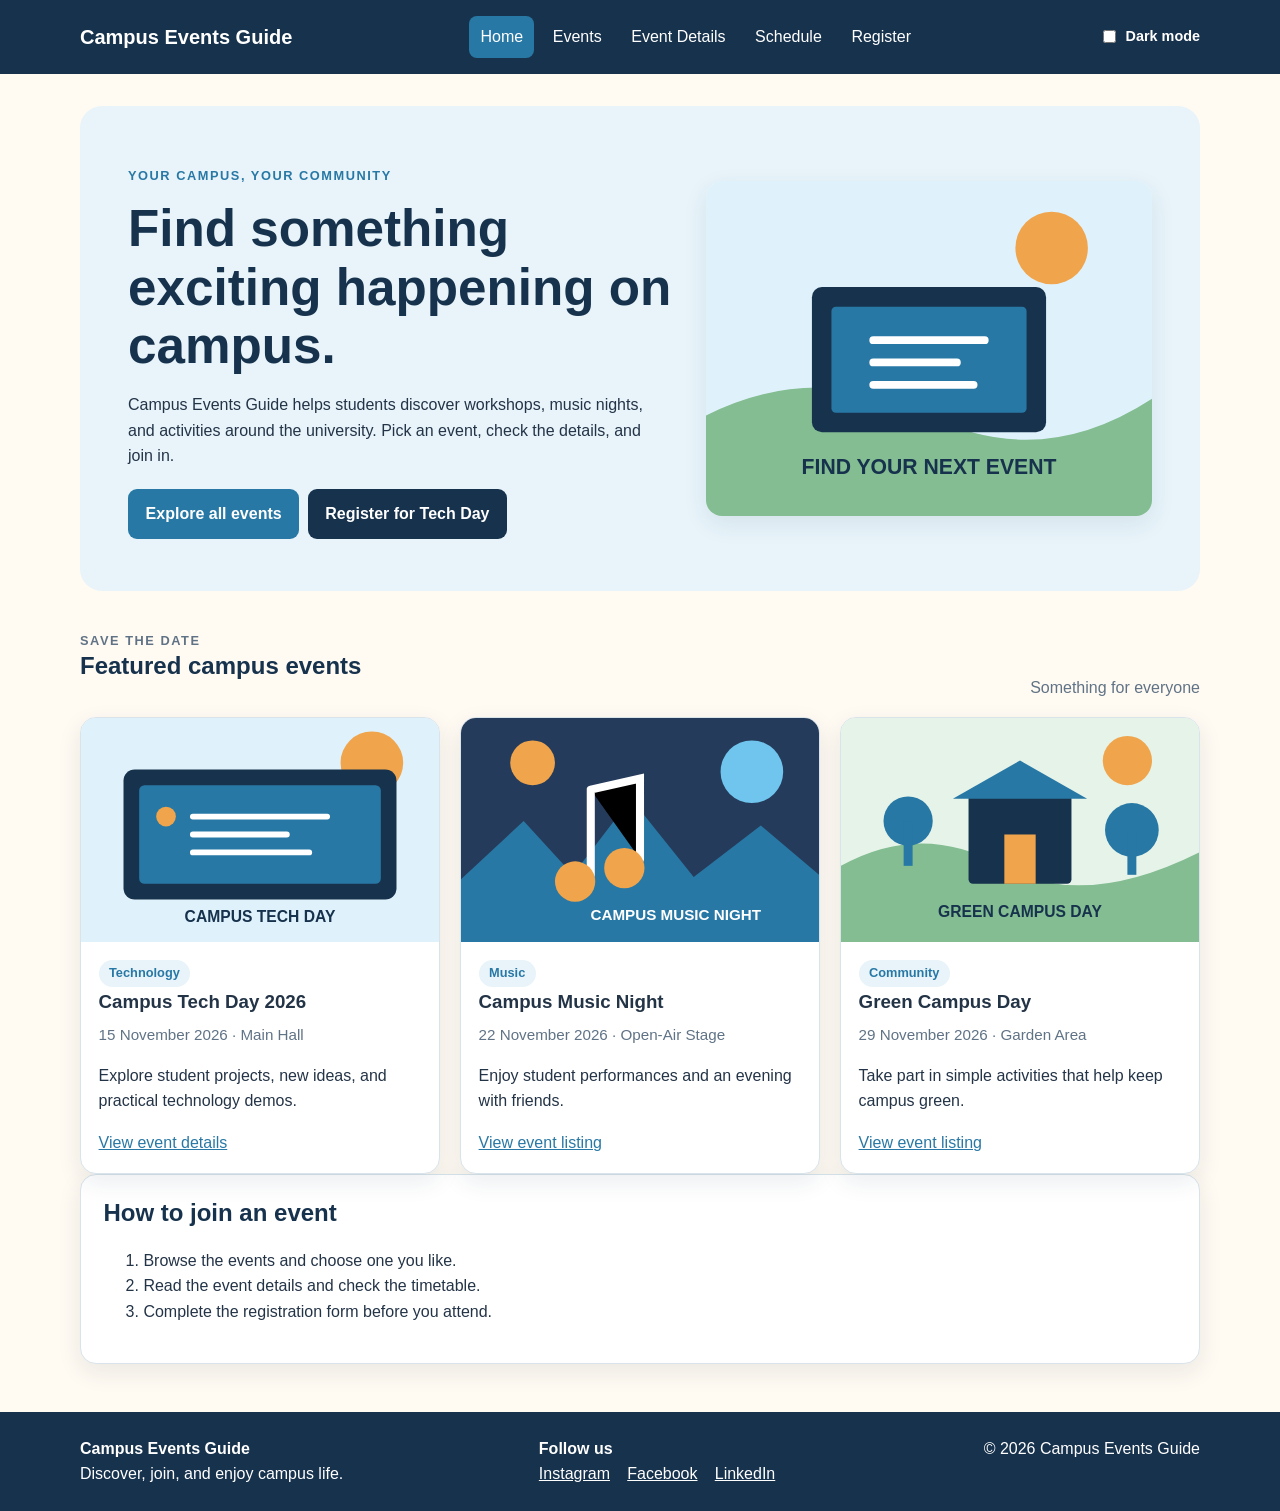
<file: campus_events_moaz/index.html>
<!DOCTYPE html>
<html lang="en">
<head>
  <meta charset="UTF-8">
  <meta name="viewport" content="width=device-width, initial-scale=1.0">
  <title>Home | Campus Events Guide</title>
  <link rel="stylesheet" href="style.css">
</head>
<body>
<header class="site-header">
  <div class="header-inner">
    <a class="brand" href="index.html">Campus Events Guide</a>
    <nav aria-label="Main navigation">
      <ul>
        <li><a href="index.html" aria-current="page">Home</a></li>
        <li><a href="events.html" >Events</a></li>
        <li><a href="event-details.html" >Event Details</a></li>
        <li><a href="schedule.html" >Schedule</a></li>
        <li><a href="registration.html" >Register</a></li>
      </ul>
    </nav>
    <label class="theme-control" for="dark-mode"><input id="dark-mode" type="checkbox"> Dark mode</label>
  </div>
</header>
<main>

<section class="hero">
  <div>
    <p class="eyebrow">Your campus, your community</p>
    <h1>Find something exciting happening on campus.</h1>
    <p>Campus Events Guide helps students discover workshops, music nights, and activities around the university. Pick an event, check the details, and join in.</p>
    <a class="button" href="events.html">Explore all events</a>
    <a class="button secondary" href="registration.html">Register for Tech Day</a>
  </div>
  <img src="assets/images/welcome.svg" alt="Illustration of a campus event displayed on a screen">
</section>
<div class="section-heading"><div><p class="eyebrow">Save the date</p><h2>Featured campus events</h2></div><p>Something for everyone</p></div>
<section class="card-grid" aria-label="Featured events">
  <article class="event-card">
    <img src="assets/images/tech-day.svg" alt="Illustrated poster for Campus Tech Day">
    <div class="card-body"><span class="tag">Technology</span><h3>Campus Tech Day 2026</h3><p class="event-meta">15 November 2026 · Main Hall</p><p>Explore student projects, new ideas, and practical technology demos.</p><a href="event-details.html">View event details</a></div>
  </article>
  <article class="event-card">
    <img src="assets/images/music-night.svg" alt="Illustrated poster for Campus Music Night">
    <div class="card-body"><span class="tag">Music</span><h3>Campus Music Night</h3><p class="event-meta">22 November 2026 · Open-Air Stage</p><p>Enjoy student performances and an evening with friends.</p><a href="events.html">View event listing</a></div>
  </article>
  <article class="event-card">
    <img src="assets/images/green-campus.svg" alt="Illustrated poster for Green Campus Day">
    <div class="card-body"><span class="tag">Community</span><h3>Green Campus Day</h3><p class="event-meta">29 November 2026 · Garden Area</p><p>Take part in simple activities that help keep campus green.</p><a href="events.html">View event listing</a></div>
  </article>
</section>
<section class="panel">
  <h2>How to join an event</h2>
  <ol>
    <li>Browse the events and choose one you like.</li>
    <li>Read the event details and check the timetable.</li>
    <li>Complete the registration form before you attend.</li>
  </ol>
</section>

</main>
<footer class="site-footer">
  <div class="footer-inner">
    <div><strong>Campus Events Guide</strong><br><span>Discover, join, and enjoy campus life.</span></div>
    <div><strong>Follow us</strong><br>
      <a href="https://www.instagram.com/" target="_blank" rel="noopener">Instagram</a>
      <a href="https://www.facebook.com/" target="_blank" rel="noopener">Facebook</a>
      <a href="https://www.linkedin.com/" target="_blank" rel="noopener">LinkedIn</a>
    </div>
    <div>© 2026 Campus Events Guide</div>
  </div>
</footer>
</body>
</html>
</file>
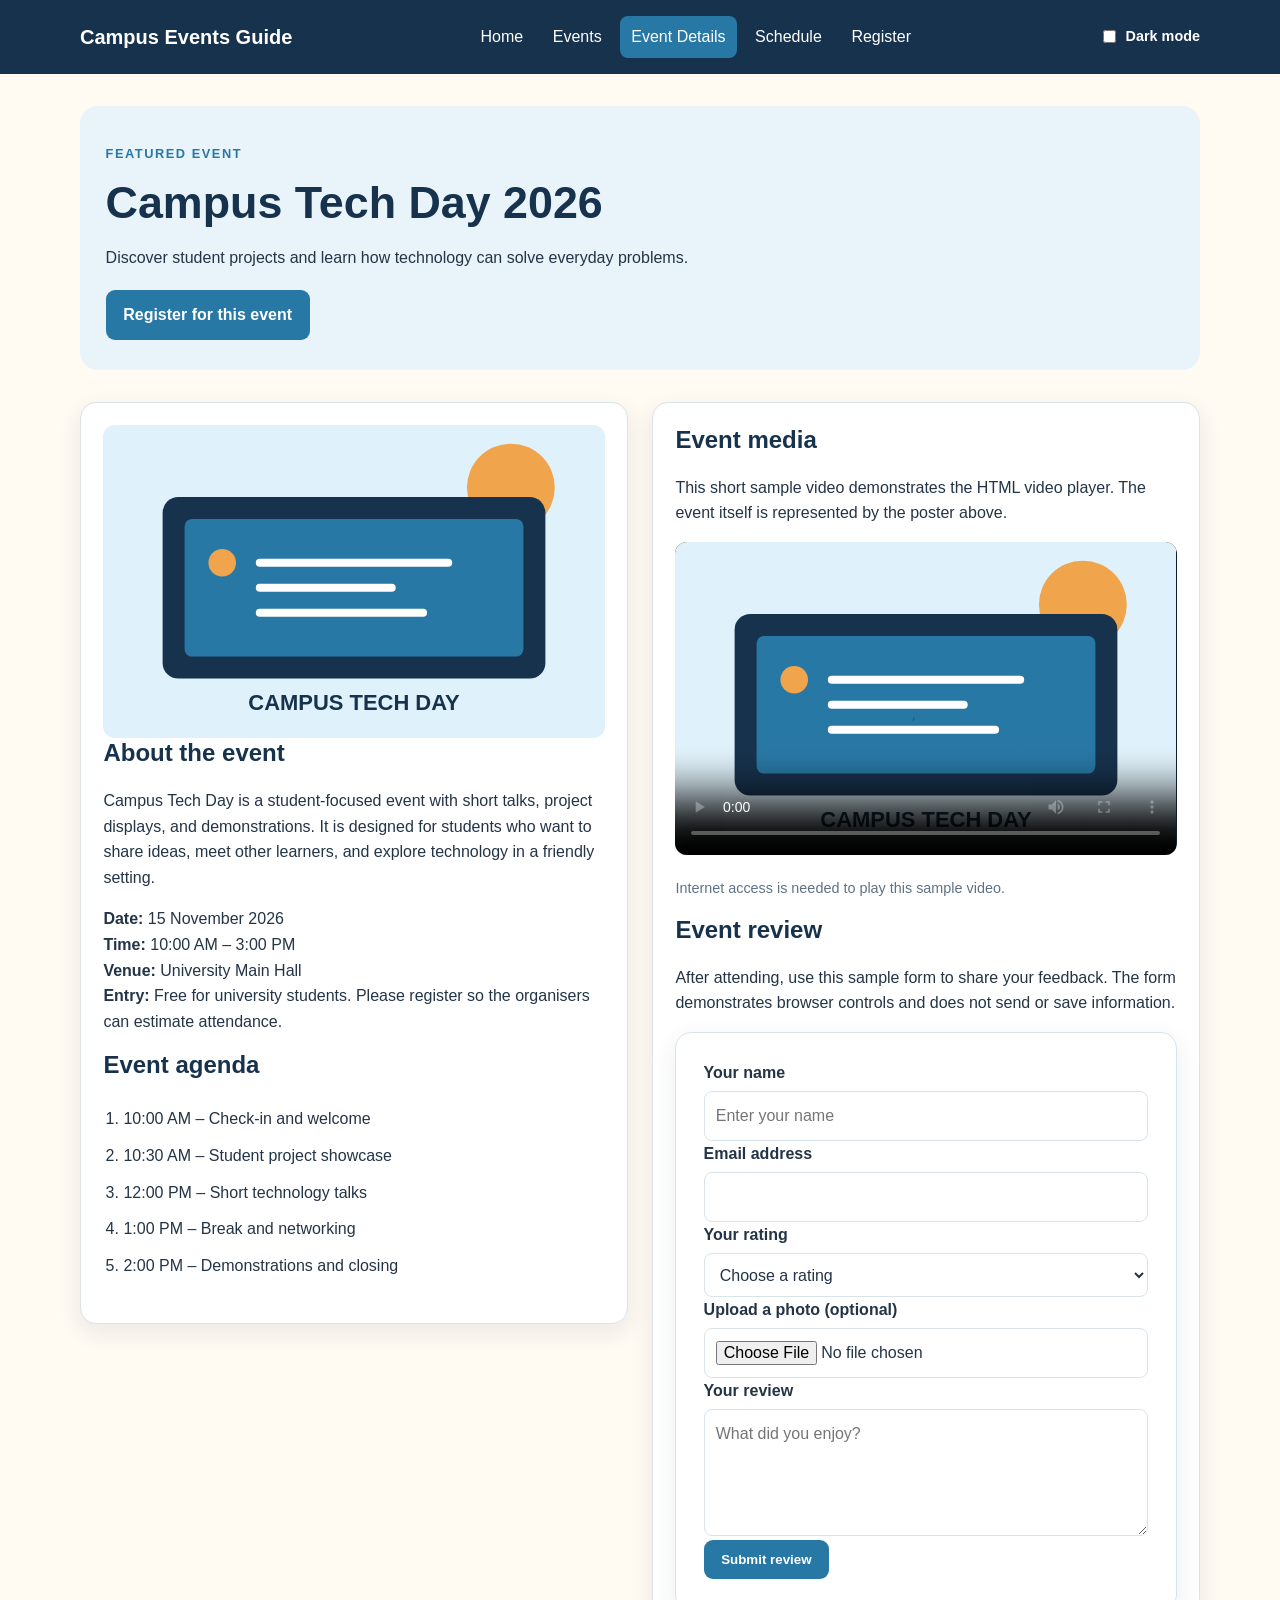
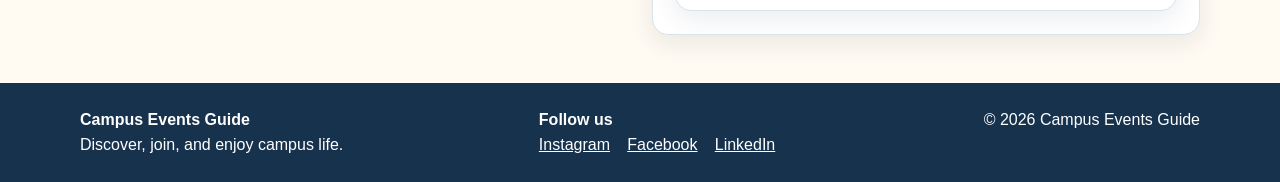
<file: campus_events_moaz/event-details.html>
<!DOCTYPE html>
<html lang="en">
<head>
  <meta charset="UTF-8">
  <meta name="viewport" content="width=device-width, initial-scale=1.0">
  <title>Event Details | Campus Events Guide</title>
  <link rel="stylesheet" href="style.css">
</head>
<body>
<header class="site-header">
  <div class="header-inner">
    <a class="brand" href="index.html">Campus Events Guide</a>
    <nav aria-label="Main navigation">
      <ul>
        <li><a href="index.html" >Home</a></li>
        <li><a href="events.html" >Events</a></li>
        <li><a href="event-details.html" aria-current="page">Event Details</a></li>
        <li><a href="schedule.html" >Schedule</a></li>
        <li><a href="registration.html" >Register</a></li>
      </ul>
    </nav>
    <label class="theme-control" for="dark-mode"><input id="dark-mode" type="checkbox"> Dark mode</label>
  </div>
</header>
<main>

<section class="page-intro"><p class="eyebrow">Featured event</p><h1>Campus Tech Day 2026</h1><p>Discover student projects and learn how technology can solve everyday problems.</p><a class="button" href="registration.html">Register for this event</a></section>
<section class="two-column">
  <article class="panel">
    <img class="detail-poster" src="assets/images/tech-day.svg" alt="Campus Tech Day poster with a technology screen illustration">
    <h2>About the event</h2>
    <p>Campus Tech Day is a student-focused event with short talks, project displays, and demonstrations. It is designed for students who want to share ideas, meet other learners, and explore technology in a friendly setting.</p>
    <p><strong>Date:</strong> 15 November 2026<br><strong>Time:</strong> 10:00 AM – 3:00 PM<br><strong>Venue:</strong> University Main Hall<br><strong>Entry:</strong> Free for university students. Please register so the organisers can estimate attendance.</p>
    <h2>Event agenda</h2>
    <ol class="agenda">
      <li>10:00 AM – Check-in and welcome</li>
      <li>10:30 AM – Student project showcase</li>
      <li>12:00 PM – Short technology talks</li>
      <li>1:00 PM – Break and networking</li>
      <li>2:00 PM – Demonstrations and closing</li>
    </ol>
  </article>
  <aside class="panel">
    <h2>Event media</h2>
    <p>This short sample video demonstrates the HTML video player. The event itself is represented by the poster above.</p>
    <video class="media-box" controls width="640" poster="assets/images/tech-day.svg">
      <source src="https://interactive-examples.mdn.mozilla.net/media/cc0-videos/flower.mp4" type="video/mp4">
      Your browser does not support the video element.
    </video>
    <p class="small">Internet access is needed to play this sample video.</p>
    <h2>Event review</h2>
    <p>After attending, use this sample form to share your feedback. The form demonstrates browser controls and does not send or save information.</p>
    <form class="form-card" action="#" method="get">
      <div class="form-field"><label for="review-name">Your name</label><input id="review-name" name="review-name" type="text" required maxlength="50" placeholder="Enter your name"></div>
      <div class="form-field"><label for="review-email">Email address</label><input id="review-email" name="review-email" type="email" required></div>
      <div class="form-field"><label for="rating">Your rating</label><select id="rating" name="rating" required><option value="">Choose a rating</option><option>Excellent</option><option>Good</option><option>Okay</option><option>Needs improvement</option></select></div>
      <div class="form-field"><label for="review-file">Upload a photo (optional)</label><input id="review-file" name="review-file" type="file" accept="image/*"></div>
      <div class="form-field"><label for="review-message">Your review</label><textarea id="review-message" name="review-message" rows="4" maxlength="400" required placeholder="What did you enjoy?"></textarea></div>
      <button class="button" type="submit">Submit review</button>
    </form>
  </aside>
</section>

</main>
<footer class="site-footer">
  <div class="footer-inner">
    <div><strong>Campus Events Guide</strong><br><span>Discover, join, and enjoy campus life.</span></div>
    <div><strong>Follow us</strong><br>
      <a href="https://www.instagram.com/" target="_blank" rel="noopener">Instagram</a>
      <a href="https://www.facebook.com/" target="_blank" rel="noopener">Facebook</a>
      <a href="https://www.linkedin.com/" target="_blank" rel="noopener">LinkedIn</a>
    </div>
    <div>© 2026 Campus Events Guide</div>
  </div>
</footer>
</body>
</html>
</file>
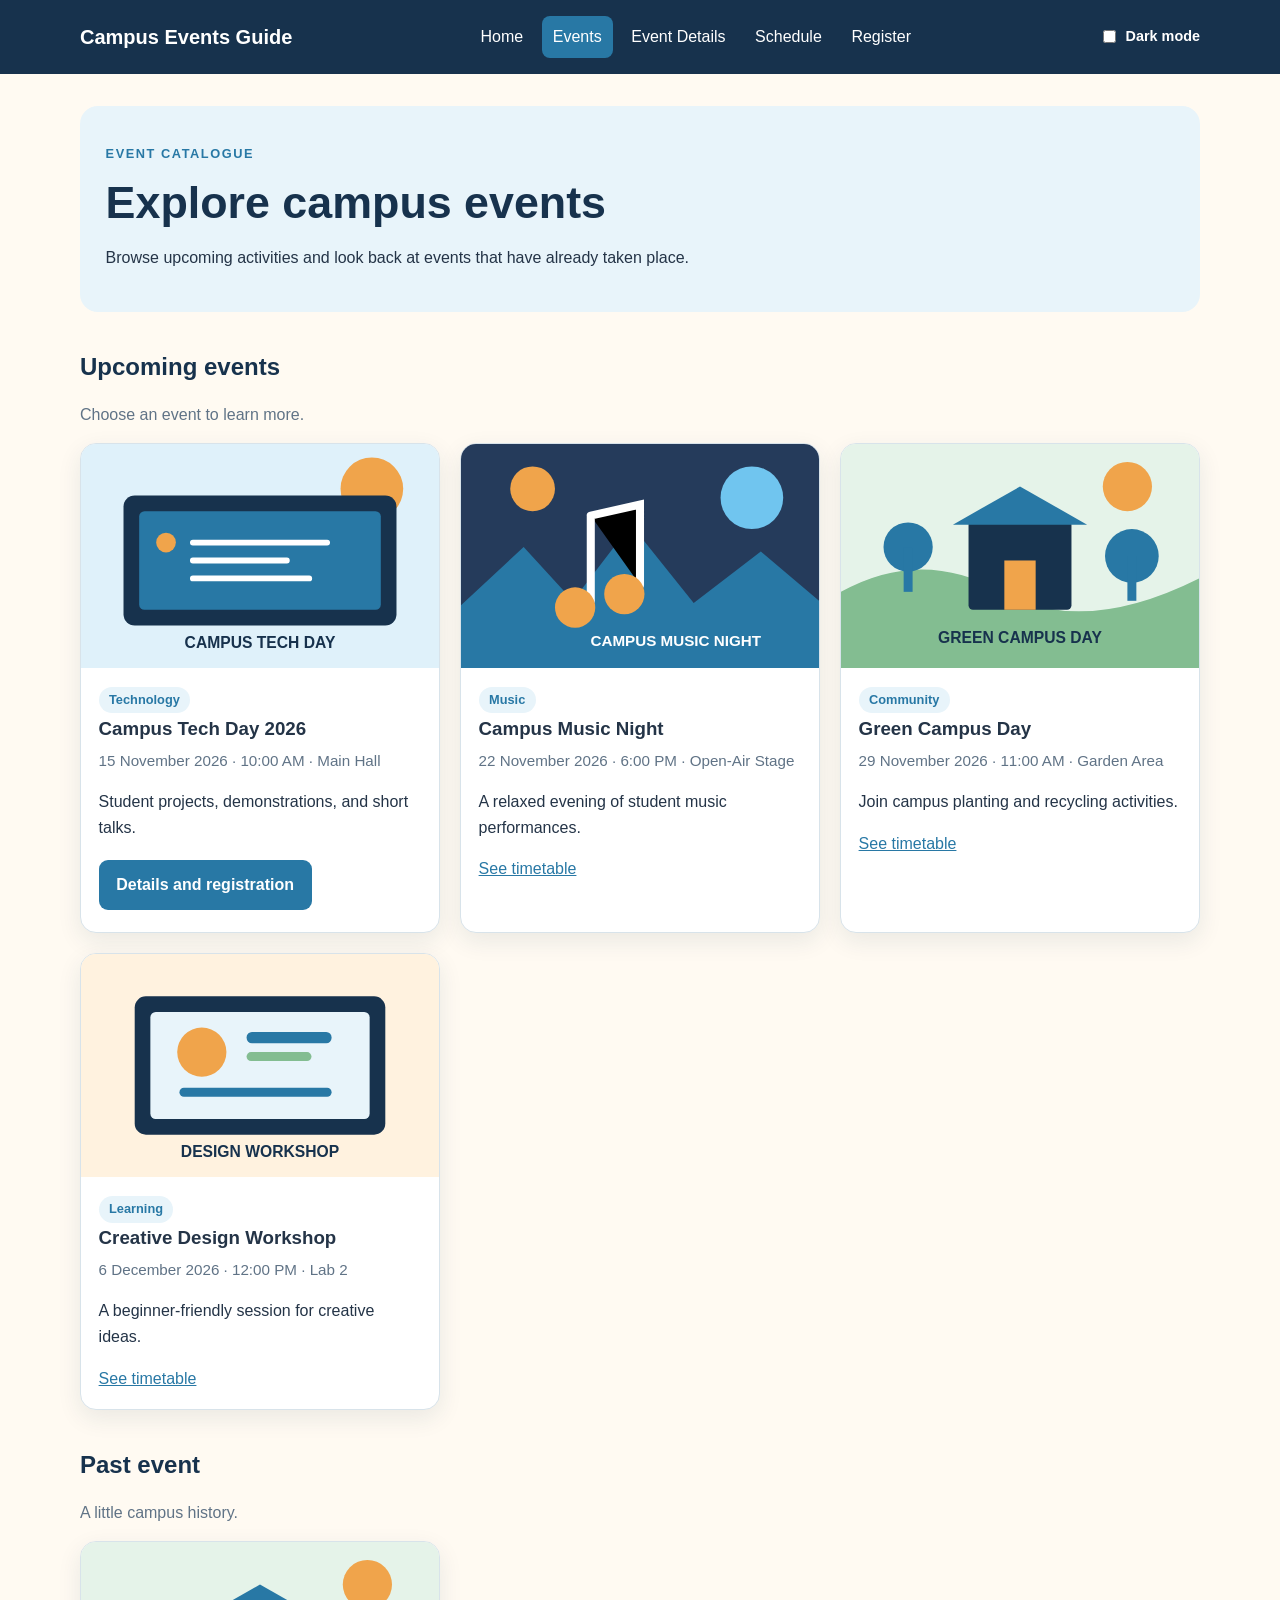
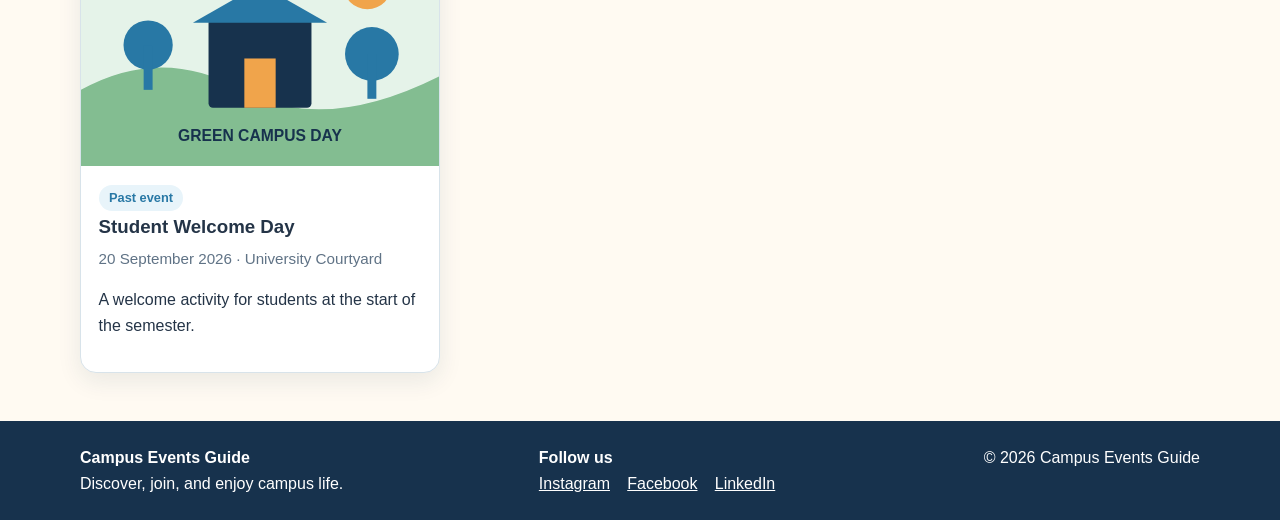
<file: campus_events_moaz/events.html>
<!DOCTYPE html>
<html lang="en">
<head>
  <meta charset="UTF-8">
  <meta name="viewport" content="width=device-width, initial-scale=1.0">
  <title>Events | Campus Events Guide</title>
  <link rel="stylesheet" href="style.css">
</head>
<body>
<header class="site-header">
  <div class="header-inner">
    <a class="brand" href="index.html">Campus Events Guide</a>
    <nav aria-label="Main navigation">
      <ul>
        <li><a href="index.html" >Home</a></li>
        <li><a href="events.html" aria-current="page">Events</a></li>
        <li><a href="event-details.html" >Event Details</a></li>
        <li><a href="schedule.html" >Schedule</a></li>
        <li><a href="registration.html" >Register</a></li>
      </ul>
    </nav>
    <label class="theme-control" for="dark-mode"><input id="dark-mode" type="checkbox"> Dark mode</label>
  </div>
</header>
<main>

<section class="page-intro"><p class="eyebrow">Event catalogue</p><h1>Explore campus events</h1><p>Browse upcoming activities and look back at events that have already taken place.</p></section>
<div class="section-heading"><div><h2>Upcoming events</h2><p>Choose an event to learn more.</p></div></div>
<section class="card-grid">
  <article class="event-card"><img src="assets/images/tech-day.svg" alt="Campus Tech Day event poster"><div class="card-body"><span class="tag">Technology</span><h3>Campus Tech Day 2026</h3><p class="event-meta">15 November 2026 · 10:00 AM · Main Hall</p><p>Student projects, demonstrations, and short talks.</p><a class="button" href="event-details.html">Details and registration</a></div></article>
  <article class="event-card"><img src="assets/images/music-night.svg" alt="Campus Music Night event poster"><div class="card-body"><span class="tag">Music</span><h3>Campus Music Night</h3><p class="event-meta">22 November 2026 · 6:00 PM · Open-Air Stage</p><p>A relaxed evening of student music performances.</p><a href="schedule.html">See timetable</a></div></article>
  <article class="event-card"><img src="assets/images/green-campus.svg" alt="Green Campus Day event poster"><div class="card-body"><span class="tag">Community</span><h3>Green Campus Day</h3><p class="event-meta">29 November 2026 · 11:00 AM · Garden Area</p><p>Join campus planting and recycling activities.</p><a href="schedule.html">See timetable</a></div></article>
  <article class="event-card"><img src="assets/images/design-workshop.svg" alt="Design Workshop event poster"><div class="card-body"><span class="tag">Learning</span><h3>Creative Design Workshop</h3><p class="event-meta">6 December 2026 · 12:00 PM · Lab 2</p><p>A beginner-friendly session for creative ideas.</p><a href="schedule.html">See timetable</a></div></article>
</section>
<div class="section-heading"><div><h2>Past event</h2><p>A little campus history.</p></div></div>
<section class="card-grid">
  <article class="event-card"><img src="assets/images/green-campus.svg" alt="Poster illustration from the previous Student Welcome Day"><div class="card-body"><span class="tag">Past event</span><h3>Student Welcome Day</h3><p class="event-meta">20 September 2026 · University Courtyard</p><p>A welcome activity for students at the start of the semester.</p></div></article>
</section>

</main>
<footer class="site-footer">
  <div class="footer-inner">
    <div><strong>Campus Events Guide</strong><br><span>Discover, join, and enjoy campus life.</span></div>
    <div><strong>Follow us</strong><br>
      <a href="https://www.instagram.com/" target="_blank" rel="noopener">Instagram</a>
      <a href="https://www.facebook.com/" target="_blank" rel="noopener">Facebook</a>
      <a href="https://www.linkedin.com/" target="_blank" rel="noopener">LinkedIn</a>
    </div>
    <div>© 2026 Campus Events Guide</div>
  </div>
</footer>
</body>
</html>
</file>
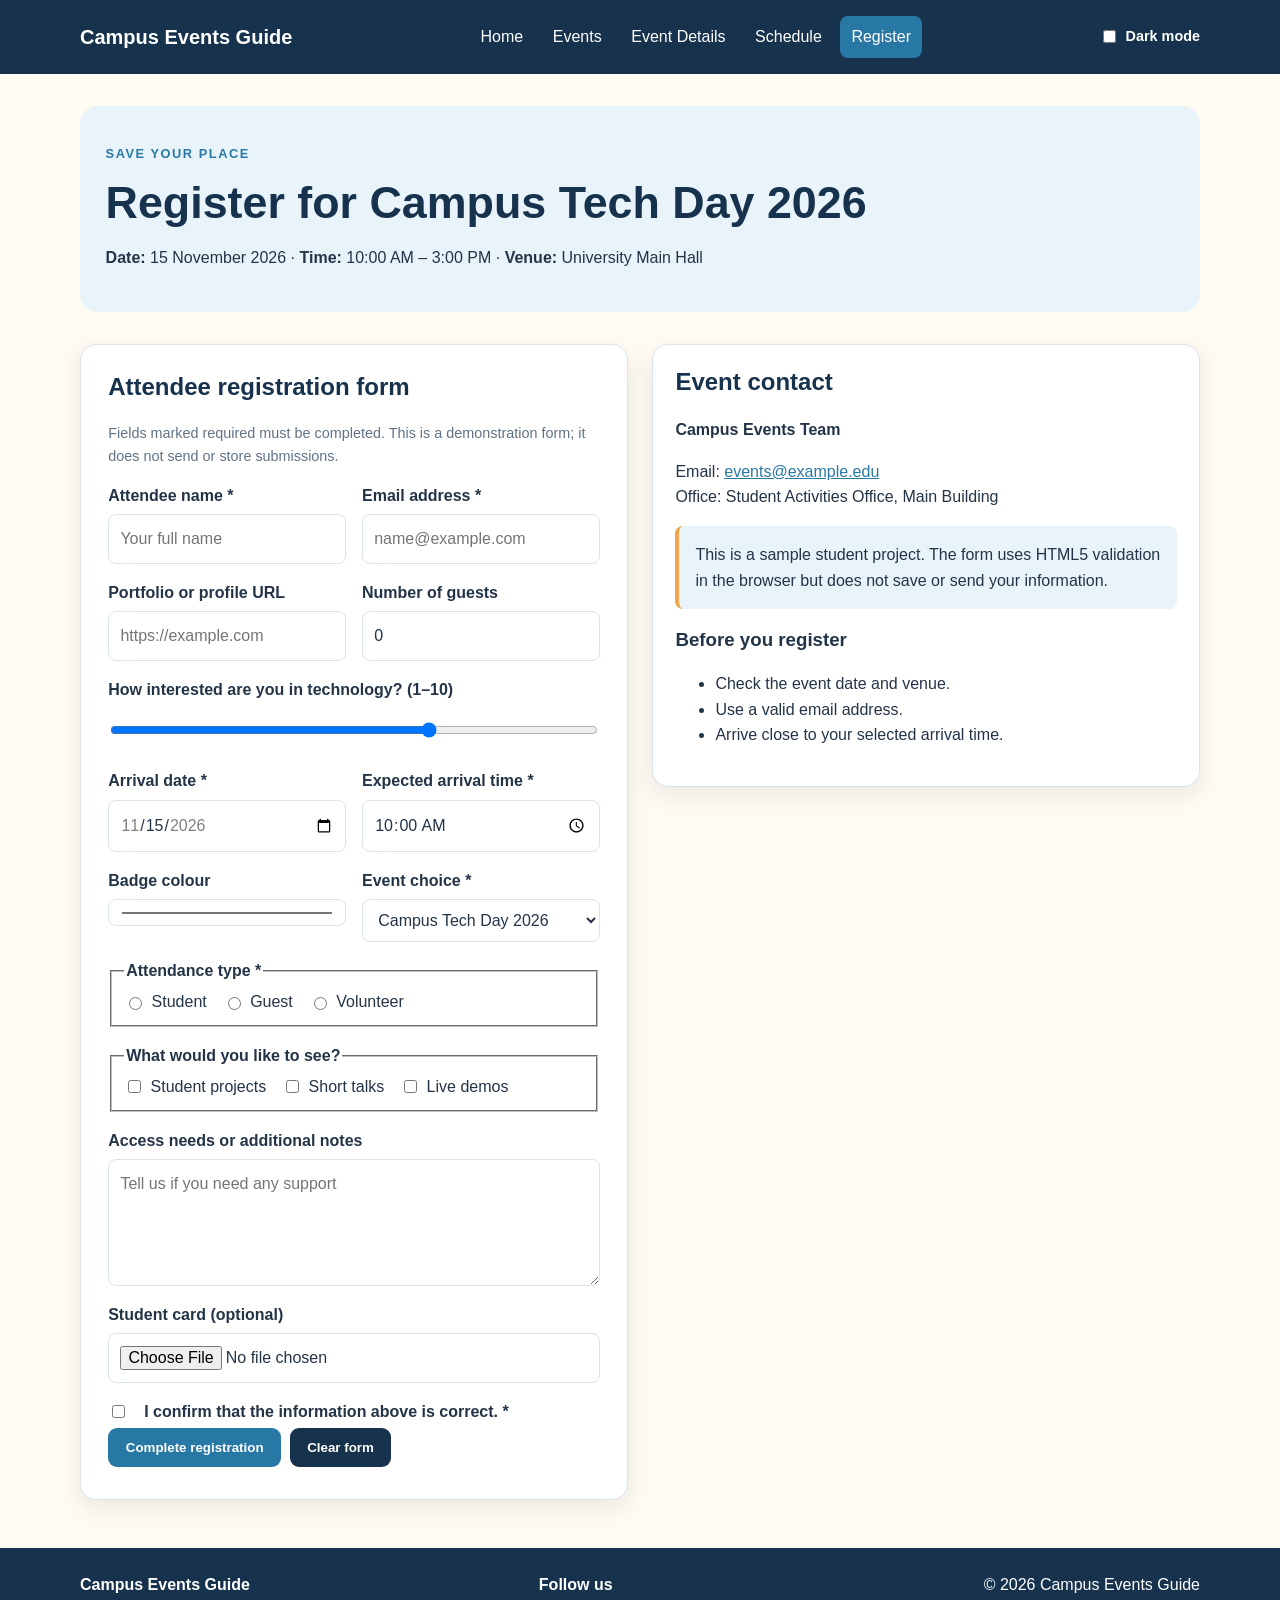
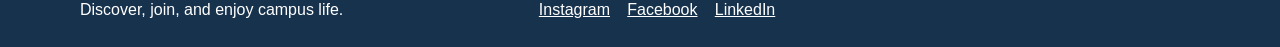
<file: campus_events_moaz/registration.html>
<!DOCTYPE html>
<html lang="en">
<head>
  <meta charset="UTF-8">
  <meta name="viewport" content="width=device-width, initial-scale=1.0">
  <title>Registration | Campus Events Guide</title>
  <link rel="stylesheet" href="style.css">
</head>
<body>
<header class="site-header">
  <div class="header-inner">
    <a class="brand" href="index.html">Campus Events Guide</a>
    <nav aria-label="Main navigation">
      <ul>
        <li><a href="index.html" >Home</a></li>
        <li><a href="events.html" >Events</a></li>
        <li><a href="event-details.html" >Event Details</a></li>
        <li><a href="schedule.html" >Schedule</a></li>
        <li><a href="registration.html" aria-current="page">Register</a></li>
      </ul>
    </nav>
    <label class="theme-control" for="dark-mode"><input id="dark-mode" type="checkbox"> Dark mode</label>
  </div>
</header>
<main>

<section class="page-intro"><p class="eyebrow">Save your place</p><h1>Register for Campus Tech Day 2026</h1><p><strong>Date:</strong> 15 November 2026 · <strong>Time:</strong> 10:00 AM – 3:00 PM · <strong>Venue:</strong> University Main Hall</p></section>
<section class="two-column">
  <div class="form-card">
    <h2>Attendee registration form</h2>
    <p class="small">Fields marked required must be completed. This is a demonstration form; it does not send or store submissions.</p>
    <form action="#" method="get">
      <div class="form-grid">
        <div class="form-field"><label for="attendee-name">Attendee name *</label><input id="attendee-name" name="attendee-name" type="text" required maxlength="50" pattern="[A-Za-z ]+" title="Use letters and spaces only" placeholder="Your full name"></div>
        <div class="form-field"><label for="attendee-email">Email address *</label><input id="attendee-email" name="attendee-email" type="email" required maxlength="80" placeholder="name@example.com"></div>
        <div class="form-field"><label for="portfolio">Portfolio or profile URL</label><input id="portfolio" name="portfolio" type="url" placeholder="https://example.com"></div>
        <div class="form-field"><label for="guest-count">Number of guests</label><input id="guest-count" name="guest-count" type="number" min="0" max="3" value="0"></div>
        <div class="form-field full"><label for="interest">How interested are you in technology? (1–10)</label><input id="interest" name="interest" type="range" min="1" max="10" value="7"></div>
        <div class="form-field"><label for="arrival-date">Arrival date *</label><input id="arrival-date" name="arrival-date" type="date" required value="2026-11-15" min="2026-11-15" max="2026-11-15"></div>
        <div class="form-field"><label for="arrival-time">Expected arrival time *</label><input id="arrival-time" name="arrival-time" type="time" required min="10:00" max="15:00" value="10:00"></div>
        <div class="form-field"><label for="badge-color">Badge colour</label><input id="badge-color" name="badge-color" type="color" value="#2878a5"></div>
        <div class="form-field"><label for="event-choice">Event choice *</label><select id="event-choice" name="event-choice" required><option value="">Choose one</option><option selected>Campus Tech Day 2026</option><option>Campus Music Night</option><option>Green Campus Day</option></select></div>
        <fieldset class="form-field full"><legend>Attendance type *</legend><div class="choice-row"><label><input type="radio" name="attendance" value="student" required> Student</label><label><input type="radio" name="attendance" value="guest"> Guest</label><label><input type="radio" name="attendance" value="volunteer"> Volunteer</label></div></fieldset>
        <fieldset class="form-field full"><legend>What would you like to see?</legend><div class="choice-row"><label><input type="checkbox" name="interest-topic" value="projects"> Student projects</label><label><input type="checkbox" name="interest-topic" value="talks"> Short talks</label><label><input type="checkbox" name="interest-topic" value="demos"> Live demos</label></div></fieldset>
        <div class="form-field full"><label for="access-needs">Access needs or additional notes</label><textarea id="access-needs" name="access-needs" rows="4" maxlength="300" placeholder="Tell us if you need any support"></textarea></div>
        <div class="form-field full"><label for="student-card">Student card (optional)</label><input id="student-card" name="student-card" type="file" accept="image/*,.pdf"></div>
        <div class="form-field full"><label class="choice-row"><input type="checkbox" name="agreement" required> I confirm that the information above is correct. *</label></div>
      </div>
      <button class="button" type="submit">Complete registration</button>
      <button class="button secondary" type="reset">Clear form</button>
    </form>
  </div>
  <aside class="panel">
    <h2>Event contact</h2>
    <p><strong>Campus Events Team</strong></p>
    <p>Email: <a href="mailto:events@example.edu">events@example.edu</a><br>Office: Student Activities Office, Main Building</p>
    <p class="note">This is a sample student project. The form uses HTML5 validation in the browser but does not save or send your information.</p>
    <h3>Before you register</h3>
    <ul><li>Check the event date and venue.</li><li>Use a valid email address.</li><li>Arrive close to your selected arrival time.</li></ul>
  </aside>
</section>

</main>
<footer class="site-footer">
  <div class="footer-inner">
    <div><strong>Campus Events Guide</strong><br><span>Discover, join, and enjoy campus life.</span></div>
    <div><strong>Follow us</strong><br>
      <a href="https://www.instagram.com/" target="_blank" rel="noopener">Instagram</a>
      <a href="https://www.facebook.com/" target="_blank" rel="noopener">Facebook</a>
      <a href="https://www.linkedin.com/" target="_blank" rel="noopener">LinkedIn</a>
    </div>
    <div>© 2026 Campus Events Guide</div>
  </div>
</footer>
</body>
</html>
</file>
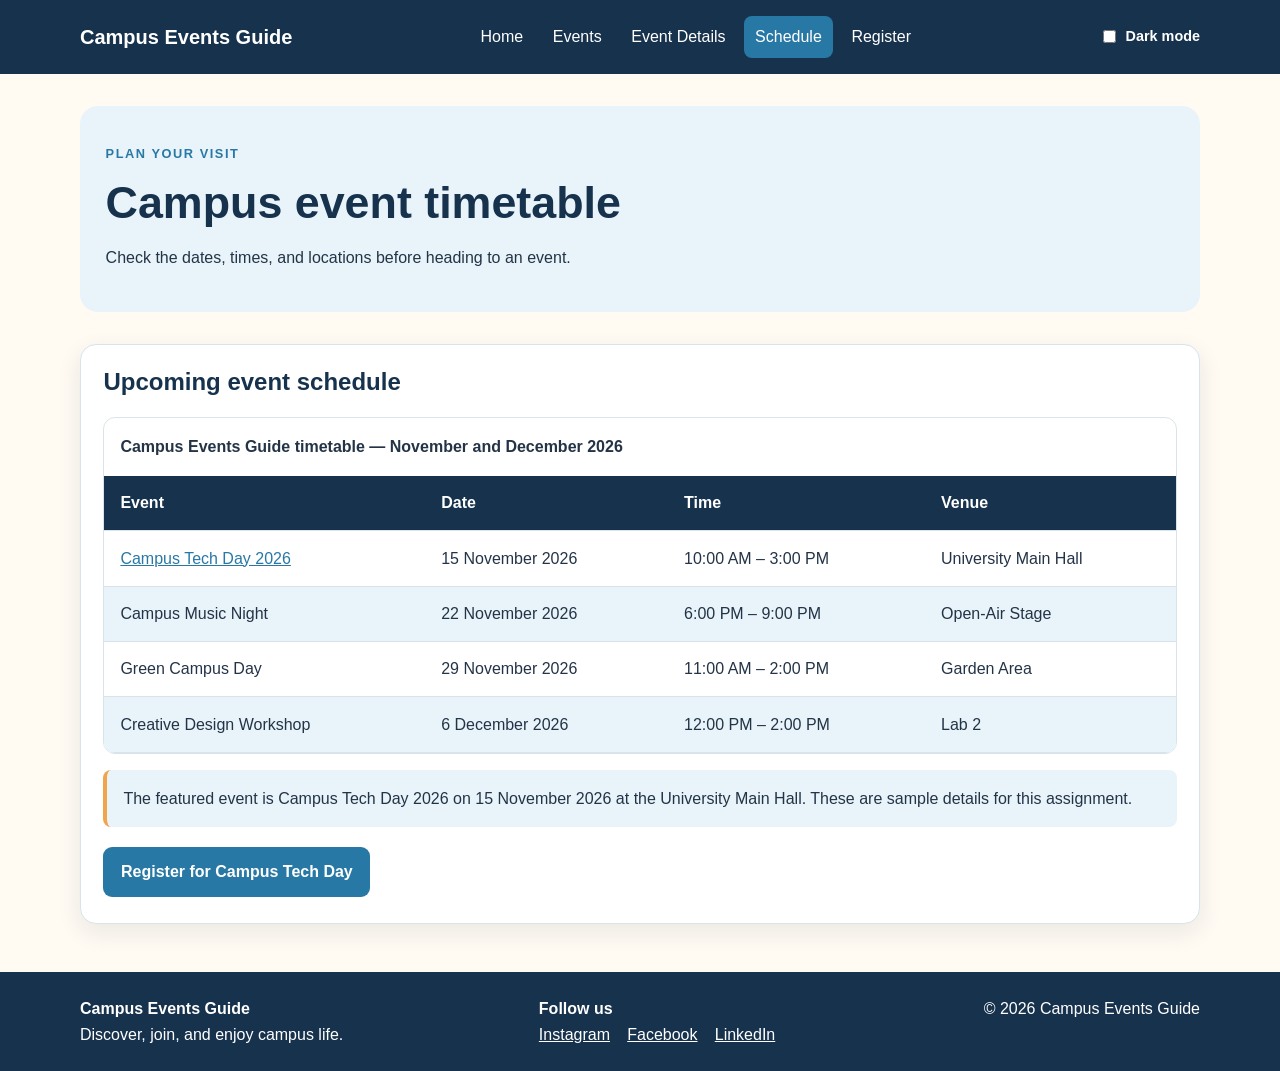
<file: campus_events_moaz/schedule.html>
<!DOCTYPE html>
<html lang="en">
<head>
  <meta charset="UTF-8">
  <meta name="viewport" content="width=device-width, initial-scale=1.0">
  <title>Schedule | Campus Events Guide</title>
  <link rel="stylesheet" href="style.css">
</head>
<body>
<header class="site-header">
  <div class="header-inner">
    <a class="brand" href="index.html">Campus Events Guide</a>
    <nav aria-label="Main navigation">
      <ul>
        <li><a href="index.html" >Home</a></li>
        <li><a href="events.html" >Events</a></li>
        <li><a href="event-details.html" >Event Details</a></li>
        <li><a href="schedule.html" aria-current="page">Schedule</a></li>
        <li><a href="registration.html" >Register</a></li>
      </ul>
    </nav>
    <label class="theme-control" for="dark-mode"><input id="dark-mode" type="checkbox"> Dark mode</label>
  </div>
</header>
<main>

<section class="page-intro"><p class="eyebrow">Plan your visit</p><h1>Campus event timetable</h1><p>Check the dates, times, and locations before heading to an event.</p></section>
<section class="panel">
  <h2>Upcoming event schedule</h2>
  <div class="table-wrap">
    <table>
      <caption>Campus Events Guide timetable — November and December 2026</caption>
      <thead><tr><th scope="col">Event</th><th scope="col">Date</th><th scope="col">Time</th><th scope="col">Venue</th></tr></thead>
      <tbody>
        <tr><td><a href="event-details.html">Campus Tech Day 2026</a></td><td>15 November 2026</td><td>10:00 AM – 3:00 PM</td><td>University Main Hall</td></tr>
        <tr><td>Campus Music Night</td><td>22 November 2026</td><td>6:00 PM – 9:00 PM</td><td>Open-Air Stage</td></tr>
        <tr><td>Green Campus Day</td><td>29 November 2026</td><td>11:00 AM – 2:00 PM</td><td>Garden Area</td></tr>
        <tr><td>Creative Design Workshop</td><td>6 December 2026</td><td>12:00 PM – 2:00 PM</td><td>Lab 2</td></tr>
      </tbody>
    </table>
  </div>
  <p class="note">The featured event is Campus Tech Day 2026 on 15 November 2026 at the University Main Hall. These are sample details for this assignment.</p>
  <a class="button" href="registration.html">Register for Campus Tech Day</a>
</section>

</main>
<footer class="site-footer">
  <div class="footer-inner">
    <div><strong>Campus Events Guide</strong><br><span>Discover, join, and enjoy campus life.</span></div>
    <div><strong>Follow us</strong><br>
      <a href="https://www.instagram.com/" target="_blank" rel="noopener">Instagram</a>
      <a href="https://www.facebook.com/" target="_blank" rel="noopener">Facebook</a>
      <a href="https://www.linkedin.com/" target="_blank" rel="noopener">LinkedIn</a>
    </div>
    <div>© 2026 Campus Events Guide</div>
  </div>
</footer>
</body>
</html>
</file>
<file: campus_events_moaz/style.css>
:root {
  --navy: #17324d;
  --blue: #2878a5;
  --sky: #e8f4fa;
  --cream: #fffaf2;
  --white: #ffffff;
  --ink: #243447;
  --muted: #607386;
  --accent: #f0a44b;
  --border: #d8e3ea;
  --card: #ffffff;
  --shadow: 0 8px 24px rgba(23, 50, 77, 0.09);
}

* { box-sizing: border-box; }
html { scroll-behavior: smooth; }
body {
  margin: 0;
  font-family: Arial, Helvetica, sans-serif;
  line-height: 1.6;
  color: var(--ink);
  background: var(--cream);
}
a { color: var(--blue); }
a:focus, button:focus, input:focus, select:focus, textarea:focus {
  outline: 3px solid var(--accent);
  outline-offset: 2px;
}
img { display: block; max-width: 100%; }
.site-header {
  background: var(--navy);
  color: var(--white);
  padding: 1rem 5%;
}
.header-inner {
  max-width: 1120px;
  margin: 0 auto;
  display: flex;
  justify-content: space-between;
  align-items: center;
  gap: 1rem;
  flex-wrap: wrap;
}
.brand { color: var(--white); text-decoration: none; font-weight: 700; font-size: 1.25rem; }
nav ul {
  list-style: none;
  display: flex;
  gap: .45rem;
  flex-wrap: wrap;
  padding: 0;
  margin: 0;
}
nav a {
  color: var(--white);
  text-decoration: none;
  padding: .5rem .7rem;
  display: inline-block;
  border-radius: 8px;
  transition: background-color .2s ease, transform .2s ease;
}
nav a:hover, nav a[aria-current="page"] { background: var(--blue); }
nav a:hover { transform: translateY(-2px); }
.theme-control {
  display: flex;
  align-items: center;
  gap: .4rem;
  font-size: .9rem;
  cursor: pointer;
}
.theme-control input { accent-color: var(--accent); }
body:has(#dark-mode:checked) {
  --cream: #14202b;
  --white: #1e2d3a;
  --ink: #edf4f8;
  --muted: #b8c8d4;
  --sky: #243b4d;
  --border: #405465;
  --card: #20313f;
  --navy: #0c151d;
  --blue: #70c5ef;
  --accent: #ffc36f;
}
body:has(#dark-mode:checked) .site-header,
body:has(#dark-mode:checked) .site-footer { background: #0c151d; }
body:has(#dark-mode:checked) .button { color: #102231; }
main { max-width: 1120px; width: 90%; margin: 2rem auto 3rem; }
.hero {
  display: grid;
  grid-template-columns: 1.1fr .9fr;
  align-items: center;
  gap: 2rem;
  background: var(--sky);
  border-radius: 22px;
  padding: clamp(1.4rem, 4vw, 3rem);
  overflow: hidden;
}
.eyebrow { color: var(--blue); text-transform: uppercase; letter-spacing: .12em; font-weight: 700; font-size: .8rem; }
h1 { color: var(--navy); line-height: 1.15; font-size: clamp(2rem, 4vw, 3.3rem); margin: .4rem 0 1rem; }
body:has(#dark-mode:checked) h1 { color: var(--ink); }
h2 { color: var(--navy); line-height: 1.25; margin-top: 0; }
body:has(#dark-mode:checked) h2 { color: var(--ink); }
h3 { line-height: 1.3; }
.hero p { max-width: 58ch; }
.hero img { width: 100%; border-radius: 16px; box-shadow: var(--shadow); }
.button {
  display: inline-block;
  background: var(--blue);
  color: white;
  text-decoration: none;
  font-weight: 700;
  border: 0;
  border-radius: 9px;
  padding: .75rem 1.1rem;
  margin: .25rem .25rem .25rem 0;
  cursor: pointer;
  transition: transform .2s ease, box-shadow .2s ease;
}
.button:hover { transform: translateY(-2px); box-shadow: var(--shadow); }
.button.secondary { background: var(--navy); }
.section-heading { display: flex; justify-content: space-between; align-items: end; gap: 1rem; margin: 2.5rem 0 1rem; }
.section-heading p { color: var(--muted); margin: 0; }
.card-grid { display: grid; grid-template-columns: repeat(3, minmax(0, 1fr)); gap: 1.25rem; }
.event-card, .panel, .form-card {
  background: var(--card);
  border: 1px solid var(--border);
  border-radius: 16px;
  overflow: hidden;
  box-shadow: var(--shadow);
}
.event-card { transition: transform .2s ease, box-shadow .2s ease; }
.event-card:hover { transform: translateY(-4px); box-shadow: 0 12px 28px rgba(23,50,77,.15); }
.event-card img { width: 100%; aspect-ratio: 16 / 10; object-fit: cover; }
.card-body { padding: 1.1rem; }
.card-body h3 { margin: .2rem 0 .5rem; }
.tag { display: inline-block; background: var(--sky); color: var(--blue); border-radius: 30px; padding: .2rem .65rem; font-size: .8rem; font-weight: 700; }
.event-meta { color: var(--muted); font-size: .95rem; margin: .5rem 0; }
.page-intro { background: var(--sky); border-radius: 18px; padding: 1.6rem; margin-bottom: 2rem; }
.page-intro h1 { font-size: clamp(2rem, 4vw, 2.8rem); }
.two-column { display: grid; grid-template-columns: 1fr 1fr; gap: 1.5rem; align-items: start; }
.panel { padding: 1.4rem; }
.detail-poster { width: 100%; border-radius: 12px; }
.agenda { padding-left: 1.25rem; }
.agenda li { padding: .35rem 0; }
.media-box { width: 100%; border-radius: 12px; background: #0d1d2a; }
.table-wrap { overflow-x: auto; border: 1px solid var(--border); border-radius: 12px; }
table { border-collapse: collapse; width: 100%; min-width: 620px; background: var(--card); }
caption { text-align: left; padding: 1rem; font-weight: 700; }
th, td { text-align: left; padding: .9rem 1rem; border-bottom: 1px solid var(--border); }
th { background: var(--navy); color: white; }
tbody tr:nth-child(even) { background: var(--sky); }
.form-card { padding: clamp(1rem, 3vw, 1.7rem); }
.form-grid { display: grid; grid-template-columns: repeat(2, minmax(0, 1fr)); gap: 1rem; }
.form-field { display: flex; flex-direction: column; gap: .35rem; min-width: 0; }
.form-field.full { grid-column: 1 / -1; }
label, legend { font-weight: 700; }
input, select, textarea {
  width: 100%;
  min-width: 0;
  font: inherit;
  color: var(--ink);
  background: var(--card);
  border: 1px solid var(--border);
  border-radius: 8px;
  padding: .7rem;
}
input[type="checkbox"], input[type="radio"], input[type="range"], input[type="color"] { width: auto; }
.choice-row { display: flex; flex-wrap: wrap; gap: 1rem; }
.choice-row label { font-weight: 400; display: flex; align-items: center; gap: .4rem; }
.help-text { color: var(--muted); font-size: .9rem; }
.site-footer { background: var(--navy); color: white; padding: 1.5rem 5%; }
.footer-inner { max-width: 1120px; margin: 0 auto; display: flex; justify-content: space-between; gap: 1rem; flex-wrap: wrap; }
.site-footer a { color: white; margin-right: .8rem; }
.note { background: var(--sky); border-left: 4px solid var(--accent); padding: 1rem; border-radius: 8px; }
.small { font-size: .9rem; color: var(--muted); }

@media (max-width: 800px) {
  .hero, .two-column { grid-template-columns: 1fr; }
  .card-grid { grid-template-columns: repeat(2, minmax(0, 1fr)); }
  .header-inner { align-items: flex-start; }
}
@media (max-width: 520px) {
  main { width: 92%; margin-top: 1.2rem; }
  .card-grid, .form-grid { grid-template-columns: 1fr; }
  .form-field.full { grid-column: auto; }
  nav ul { gap: .15rem; }
  nav a { padding: .4rem .5rem; font-size: .9rem; }
  .section-heading { align-items: flex-start; flex-direction: column; }
}
</file>
